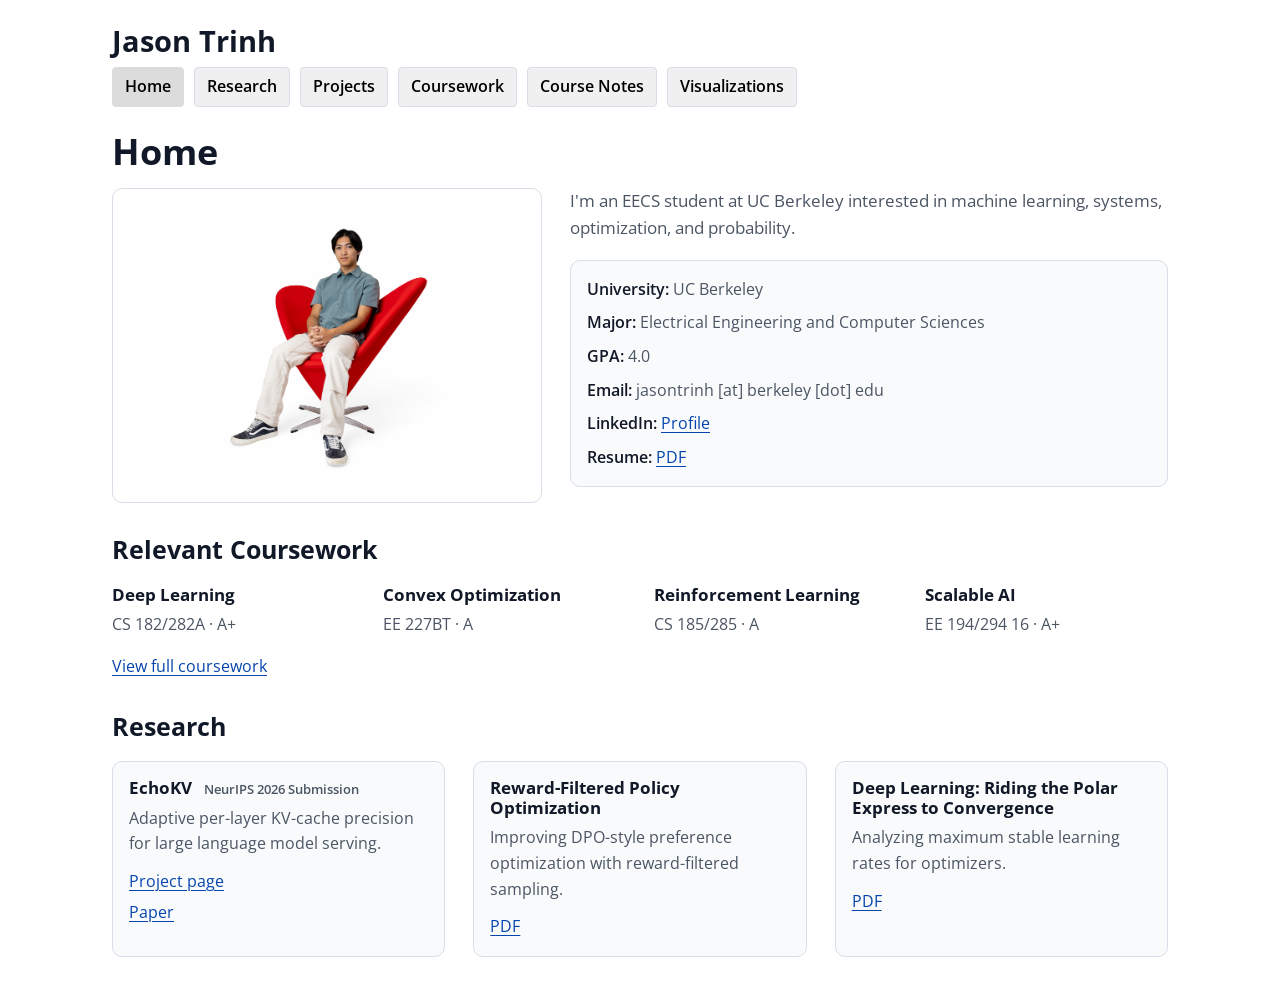
<file: index.html>
<!DOCTYPE html>
<html lang="en">
<head>
  <meta charset="UTF-8" />
  <meta name="viewport" content="width=device-width, initial-scale=1.0" />
  <title>Jason Trinh | UC Berkeley EECS, Machine Learning &amp; Systems</title>
  <meta name="description" content="Jason Trinh is a UC Berkeley EECS student building machine learning systems, reinforcement learning agents, and efficient LLM inference research." />
  <meta name="robots" content="index, follow, max-image-preview:large" />
  <link rel="canonical" href="https://jaizunt.github.io/" />
  <meta property="og:type" content="website" />
  <meta property="og:title" content="Jason Trinh | UC Berkeley EECS" />
  <meta property="og:description" content="Machine learning systems, reinforcement learning, optimization, and efficient LLM inference research." />
  <meta property="og:url" content="https://jaizunt.github.io/" />
  <meta property="og:image" content="https://jaizunt.github.io/assets/pic.jpg" />
  <meta name="twitter:card" content="summary_large_image" />
  <script type="application/ld+json">
  {
    "@context": "https://schema.org",
    "@graph": [
      {
        "@type": "WebSite",
        "@id": "https://jaizunt.github.io/#website",
        "url": "https://jaizunt.github.io/",
        "name": "Jason Trinh",
        "description": "Research and engineering portfolio of Jason Trinh, a UC Berkeley EECS student."
      },
      {
        "@type": "Person",
        "@id": "https://jaizunt.github.io/#person",
        "name": "Jason Trinh",
        "url": "https://jaizunt.github.io/",
        "image": "https://jaizunt.github.io/assets/pic.jpg",
        "description": "UC Berkeley EECS student working on machine learning systems, reinforcement learning, optimization, and efficient LLM inference.",
        "affiliation": {
          "@type": "CollegeOrUniversity",
          "name": "University of California, Berkeley"
        },
        "sameAs": [
          "https://github.com/jaizunT",
          "https://www.linkedin.com/in/jason-trinh-4590a8315"
        ],
        "knowsAbout": [
          "Machine Learning",
          "Large Language Models",
          "Reinforcement Learning",
          "Optimization",
          "Computer Systems"
        ]
      }
    ]
  }
  </script>
  <link href="https://fonts.googleapis.com/css?family=Open+Sans:400,600&display=swap" rel="stylesheet">
  <style>
    body {
      font-family: 'Open Sans', sans-serif;
      line-height: 1.6;
      max-width: 800px;
      margin: auto;
      padding: 20px;
      background-color: #ffffff;
    }
    .nav {
      margin-top: -10px;
      margin-bottom: 30px;
    }
    .nav a {
      margin-right: 10px;
      margin-bottom: 10px;
      padding: 6px 12px;
      display: inline-block;
      white-space: nowrap;
      text-decoration: none;
      border-radius: 4px;
      font-weight: 600;
      background-color: #f0f0f0;
      color: #000;
    }
    .nav a.active {
      background-color: #dcdcdc;
    }
    details {
      margin-bottom: 1em;
    }
    summary {
      font-weight: bold;
      cursor: pointer;
    }
    table {
      width: 100%;
      border-collapse: collapse;
      margin-top: 1em;
    }
    th, td {
      border: 1px solid #ccc;
      padding: 8px;
      text-align: left;
    }
    th {
      background-color: #f4f4f4;
    }
    a {
      color: #0645ad;
    }
    code {
      background-color: #f4f4f4;
      padding: 2px 4px;
      border: 1px solid #ccc;
      border-radius: 3px;
      font-family: monospace;
    }
    strong {
      display: inline-block;
      background-color: #f4f4f4;
      padding: 2px 6px;
      border-radius: 4px;
      font-weight: 600;
    }
  </style>
  <link rel="stylesheet" href="style.css?v=researchlinks-20260726">
</head>
<body>
  <h1>Jason Trinh</h1>
  <div class="nav">
    <a href="index.html" class="active">Home</a>
    <a href="research.html">Research</a>
    <a href="projects.html">Projects</a>
    <a href="grades.html">Coursework</a>
    <a href="course-notes.html">Course Notes</a>
    <a href="visualizations.html">Visualizations</a>
  </div>
  <h1>Home</h1>
  <div class="home-intro">
    <img class="profile-photo" src="assets/pic.jpg" alt="Jason Trinh" />
    <div>
      <p class="lede">
        I'm an EECS student at UC Berkeley interested in machine learning, systems, optimization, and probability.
      </p>

      <ul class="meta-list profile-facts">
        <li><strong>University:</strong> UC Berkeley</li>
        <li><strong>Major:</strong> Electrical Engineering and Computer Sciences</li>
        <li><strong>GPA:</strong> 4.0</li>
        <li><strong>Email:</strong> jasontrinh [at] berkeley [dot] edu</li>
        <li><strong>LinkedIn:</strong> <a href="https://www.linkedin.com/in/jason-trinh-4590a8315" target="_blank" rel="noopener">Profile</a></li>
        <li><strong>Resume:</strong> <a href="assets/jasontrinh.pdf" target="_blank" rel="noopener">PDF</a></li>
      </ul>
    </div>
  </div>

  <h2>Relevant Coursework</h2>
  <div class="course-grid">
    <div class="course-highlight">
      <h3>Deep Learning</h3>
      <p>CS 182/282A · A+</p>
    </div>
    <div class="course-highlight">
      <h3>Convex Optimization</h3>
      <p>EE 227BT · A</p>
    </div>
    <div class="course-highlight">
      <h3>Reinforcement Learning</h3>
      <p>CS 185/285 · A</p>
    </div>
    <div class="course-highlight">
      <h3>Scalable AI</h3>
      <p>EE 194/294 16 · A+</p>
    </div>
  </div>
  <p><a href="grades.html">View full coursework</a></p>

  <h2>Research</h2>
  <div class="selected-work">
    <div class="work-item">
      <h3>EchoKV <span class="work-status">NeurIPS 2026 Submission</span></h3>
      <p>
        Adaptive per-layer KV-cache precision for large language model serving.
      </p>
      <div class="link-column">
        <a href="echokv.html">Project page</a>
        <a href="assets/echokv.pdf" target="_blank" rel="noopener">Paper</a>
      </div>
    </div>
    <div class="work-item">
      <h3>Reward-Filtered Policy Optimization</h3>
      <p>
        Improving DPO-style preference optimization with reward-filtered sampling.
      </p>
      <div class="link-row">
        <a href="assets/reward-filtered-policy-optimization.pdf" target="_blank" rel="noopener">PDF</a>
      </div>
    </div>
    <div class="work-item">
      <h3>Deep Learning: Riding the Polar Express to Convergence</h3>
      <p>
        Analyzing maximum stable learning rates for optimizers.
      </p>
      <div class="link-row">
        <a href="assets/CS182FinalReport.pdf" target="_blank" rel="noopener">PDF</a>
      </div>
    </div>
  </div>
</body>
</html>
</file>
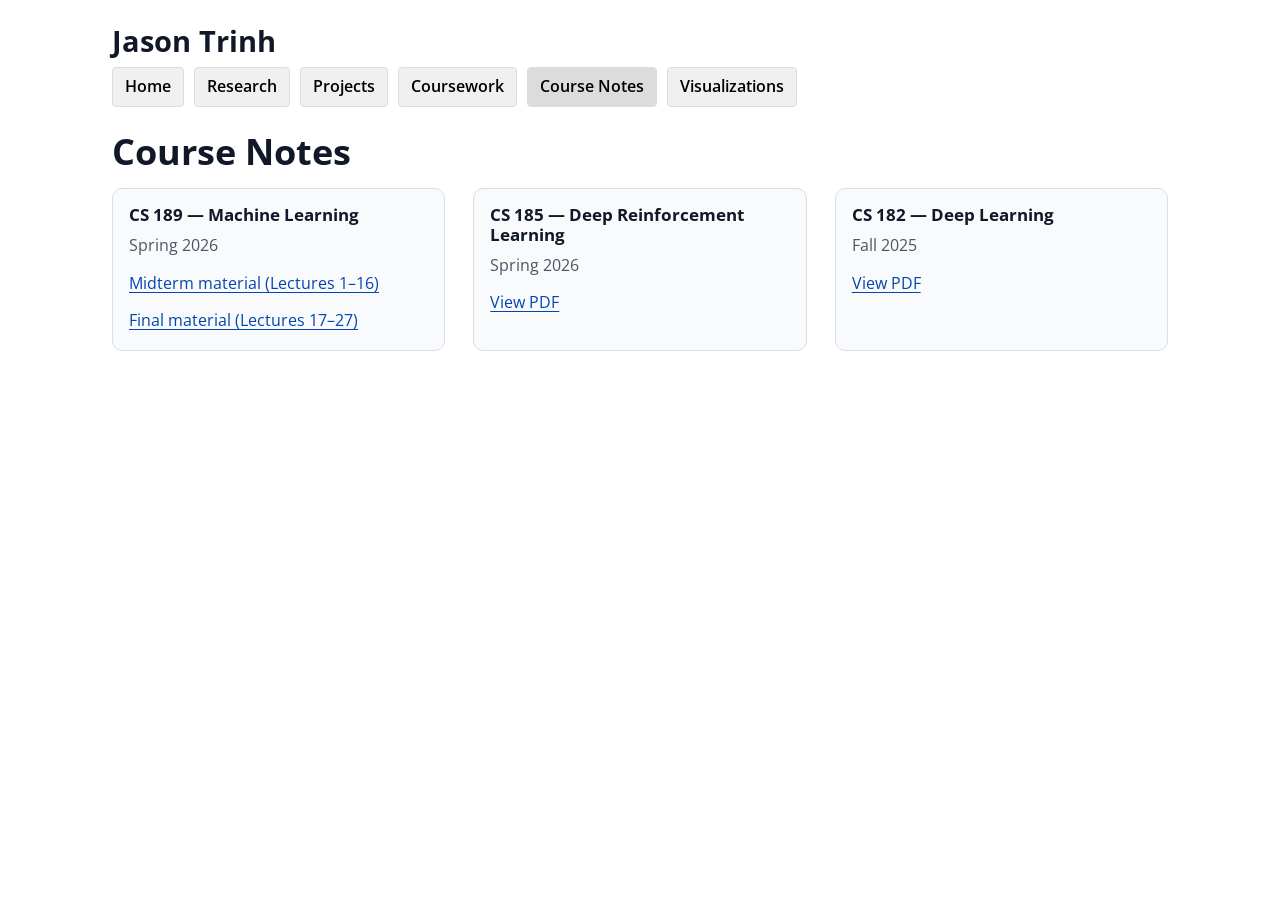
<file: course-notes.html>
<!DOCTYPE html>
<html lang="en">
<head>
  <meta charset="UTF-8" />
  <meta name="viewport" content="width=device-width, initial-scale=1.0" />
  <title>Machine Learning Course Notes | Jason Trinh</title>
  <meta name="description" content="Course notes by Jason Trinh for UC Berkeley CS 189 Machine Learning, CS 185 Deep Reinforcement Learning, and CS 182 Deep Learning." />
  <meta name="robots" content="index, follow" />
  <link rel="canonical" href="https://jaizunt.github.io/course-notes.html" />
  <link href="https://fonts.googleapis.com/css?family=Open+Sans:400,600&display=swap" rel="stylesheet">
  <link rel="stylesheet" href="style.css?v=researchlinks-20260726">
</head>
<body>
  <h1>Jason Trinh</h1>
  <div class="nav">
    <a href="index.html">Home</a>
    <a href="research.html">Research</a>
    <a href="projects.html">Projects</a>
    <a href="grades.html">Coursework</a>
    <a href="course-notes.html" class="active">Course Notes</a>
    <a href="visualizations.html">Visualizations</a>
  </div>

  <h1>Course Notes</h1>
  <div class="selected-work">
    <div class="work-item">
      <h3>CS 189 — Machine Learning</h3>
      <p>Spring 2026</p>
      <div class="link-row">
        <a href="assets/CS189_Course_Reader.pdf" target="_blank" rel="noopener">Midterm material (Lectures 1–16)</a>
        <a href="assets/CS189_Course_Reader_2.pdf" target="_blank" rel="noopener">Final material (Lectures 17–27)</a>
      </div>
    </div>

    <div class="work-item">
      <h3>CS 185 — Deep Reinforcement Learning</h3>
      <p>Spring 2026</p>
      <div class="link-row">
        <a href="assets/CS185_Course_Reader.pdf" target="_blank" rel="noopener">View PDF</a>
      </div>
    </div>

    <div class="work-item">
      <h3>CS 182 — Deep Learning</h3>
      <p>Fall 2025</p>
      <div class="link-row">
        <a href="assets/CS182_Course_Reader.pdf" target="_blank" rel="noopener">View PDF</a>
      </div>
    </div>
  </div>
</body>
</html>
</file>
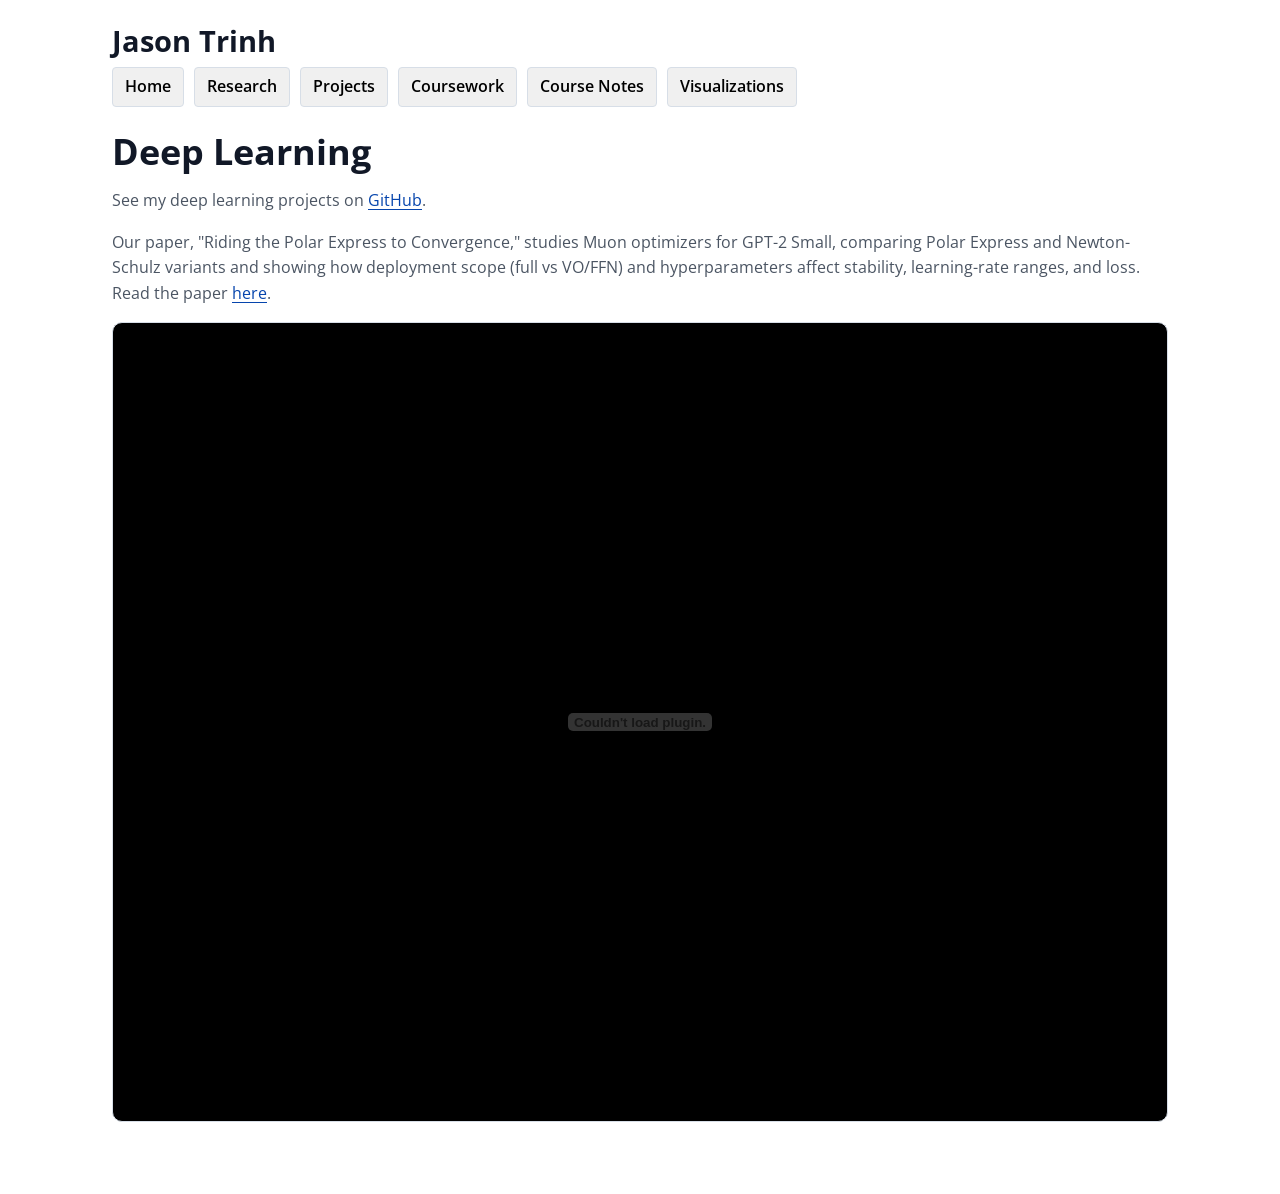
<file: deeplearning.html>
<!DOCTYPE html>
<html lang="en">
<head>
  <meta charset="UTF-8" />
  <meta name="viewport" content="width=device-width, initial-scale=1.0" />
  <title>Deep Learning &amp; Muon Optimization | Jason Trinh</title>
  <meta name="description" content="Deep learning work by Jason Trinh, including an analysis of maximum stable learning rates and Muon optimization for GPT-2." />
  <meta name="robots" content="index, follow, max-image-preview:large" />
  <link rel="canonical" href="https://jaizunt.github.io/deeplearning.html" />
  <link href="https://fonts.googleapis.com/css?family=Open+Sans:400,600&display=swap" rel="stylesheet">
  <style>
    body {
      font-family: 'Open Sans', sans-serif;
      line-height: 1.6;
      max-width: 800px;
      margin: auto;
      padding: 20px;
      background-color: #ffffff;
    }
    .nav {
      margin-top: -10px;
      margin-bottom: 30px;
    }
    .nav a {
      margin-right: 10px;
      margin-bottom: 10px;
      padding: 6px 12px;
      display: inline-block;
      white-space: nowrap;
      text-decoration: none;
      border-radius: 4px;
      font-weight: 600;
      background-color: #f0f0f0;
      color: #000;
    }
    .nav a.active {
      background-color: #dcdcdc;
    }
    details {
      margin-bottom: 1em;
    }
    summary {
      font-weight: bold;
      cursor: pointer;
    }
    a {
      color: #0645ad;
    }
    code {
      background-color: #f4f4f4;
      padding: 2px 4px;
      border: 1px solid #ccc;
      border-radius: 3px;
      font-family: monospace;
    }
  </style>
  <link rel="stylesheet" href="style.css?v=researchlinks-20260726">
</head>
<body>
  <h1>Jason Trinh</h1>
  <div class="nav">
    <a href="index.html">Home</a>
    <a href="research.html">Research</a>
    <a href="projects.html">Projects</a>
    <a href="grades.html">Coursework</a>
    <a href="course-notes.html">Course Notes</a>
    <a href="visualizations.html">Visualizations</a>
  </div>

  <h1>Deep Learning</h1>
  <p>
    See my deep learning projects on
    <a href="https://github.com/jaizunT/deep_learning" target="_blank" rel="noopener">GitHub</a>.
  </p>

  <p>
    Our paper, "Riding the Polar Express to Convergence," studies Muon optimizers for GPT-2 Small,
    comparing Polar Express and Newton-Schulz variants and showing how deployment scope (full vs VO/FFN) and
    hyperparameters affect stability, learning-rate ranges, and loss. Read the paper
    <a href="assets/CS182FinalReport.pdf" target="_blank" rel="noopener">here</a>. 
  </p>
  <p>
    <embed src="assets/CS182FinalReport.pdf" type="application/pdf" width="100%" height="800px" />
  </p>
  
</body>
</html>
</file>
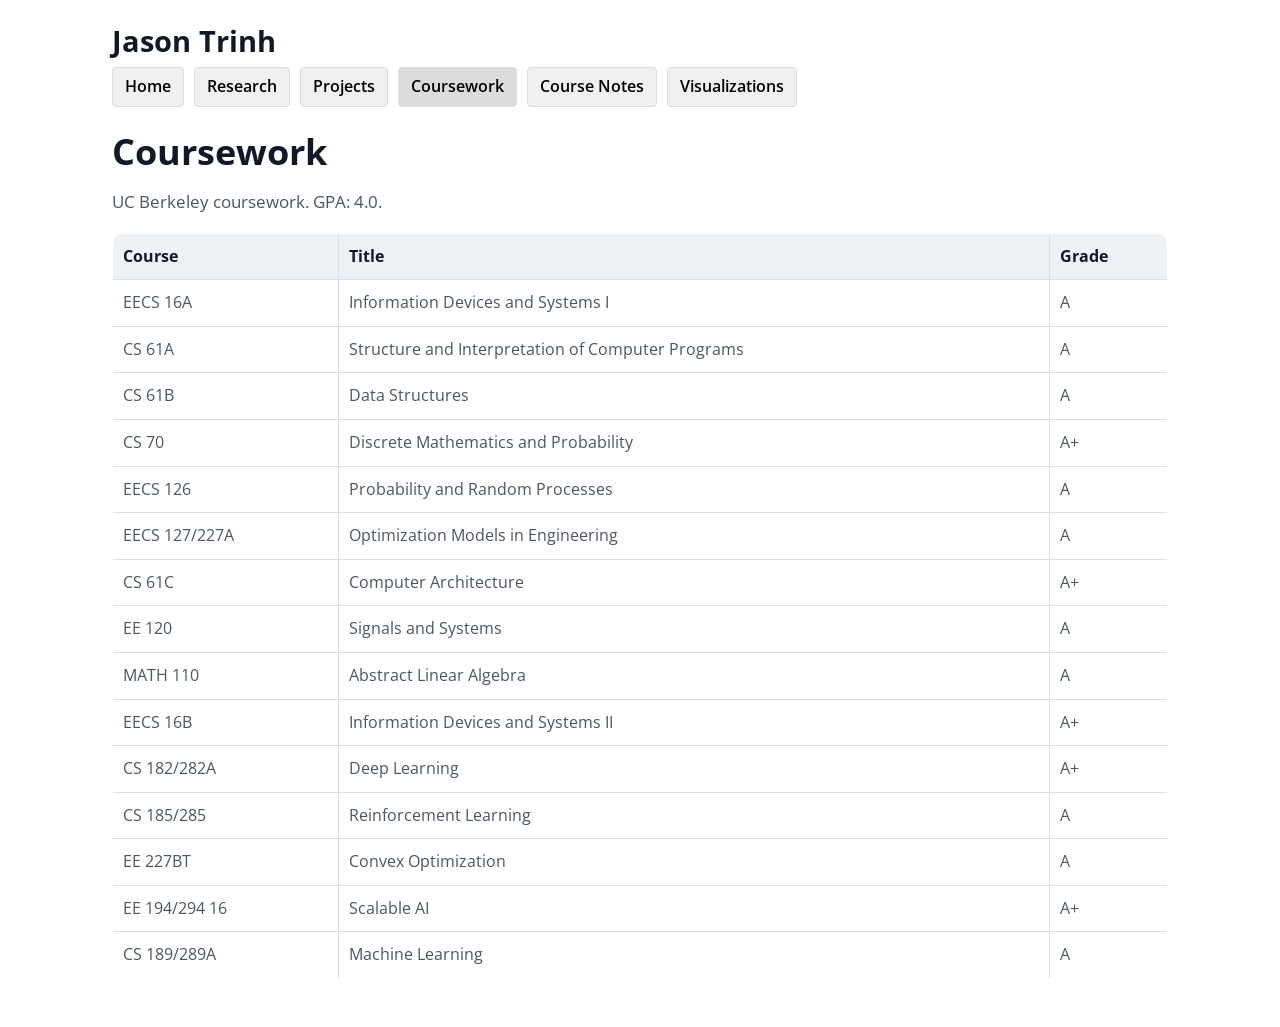
<file: grades.html>
<!DOCTYPE html>
<html lang="en">
<head>
  <meta charset="UTF-8" />
  <meta name="viewport" content="width=device-width, initial-scale=1.0" />
  <title>UC Berkeley EECS Coursework | Jason Trinh</title>
  <meta name="description" content="UC Berkeley EECS coursework completed by Jason Trinh in machine learning, deep learning, reinforcement learning, optimization, probability, and systems." />
  <meta name="robots" content="index, follow" />
  <link rel="canonical" href="https://jaizunt.github.io/grades.html" />
  <link href="https://fonts.googleapis.com/css?family=Open+Sans:400,600&display=swap" rel="stylesheet">
  <link rel="stylesheet" href="style.css?v=researchlinks-20260726">
</head>
<body>
  <h1>Jason Trinh</h1>
  <div class="nav">
    <a href="index.html">Home</a>
    <a href="research.html">Research</a>
    <a href="projects.html">Projects</a>
    <a href="grades.html" class="active">Coursework</a>
    <a href="course-notes.html">Course Notes</a>
    <a href="visualizations.html">Visualizations</a>
  </div>

  <h1>Coursework</h1>
  <p class="lede">
    UC Berkeley coursework. GPA: 4.0.
  </p>

  <table>
    <tr><th>Course</th><th>Title</th><th>Grade</th></tr>
    <tr><td>EECS 16A</td><td>Information Devices and Systems I</td><td>A</td></tr>
    <tr><td>CS 61A</td><td>Structure and Interpretation of Computer Programs</td><td>A</td></tr>
    <tr><td>CS 61B</td><td>Data Structures</td><td>A</td></tr>
    <tr><td>CS 70</td><td>Discrete Mathematics and Probability</td><td>A+</td></tr>
    <tr><td>EECS 126</td><td>Probability and Random Processes</td><td>A</td></tr>
    <tr><td>EECS 127/227A</td><td>Optimization Models in Engineering</td><td>A</td></tr>
    <tr><td>CS 61C</td><td>Computer Architecture</td><td>A+</td></tr>
    <tr><td>EE 120</td><td>Signals and Systems</td><td>A</td></tr>
    <tr><td>MATH 110</td><td>Abstract Linear Algebra</td><td>A</td></tr>
    <tr><td>EECS 16B</td><td>Information Devices and Systems II</td><td>A+</td></tr>
    <tr><td>CS 182/282A</td><td>Deep Learning</td><td>A+</td></tr>
    <tr><td>CS 185/285</td><td>Reinforcement Learning</td><td>A</td></tr>
    <tr><td>EE 227BT</td><td>Convex Optimization</td><td>A</td></tr>
    <tr><td>EE 194/294 16</td><td>Scalable AI</td><td>A+</td></tr>
    <tr><td>CS 189/289A</td><td>Machine Learning</td><td>A</td></tr>
  </table>
</body>
</html>
</file>
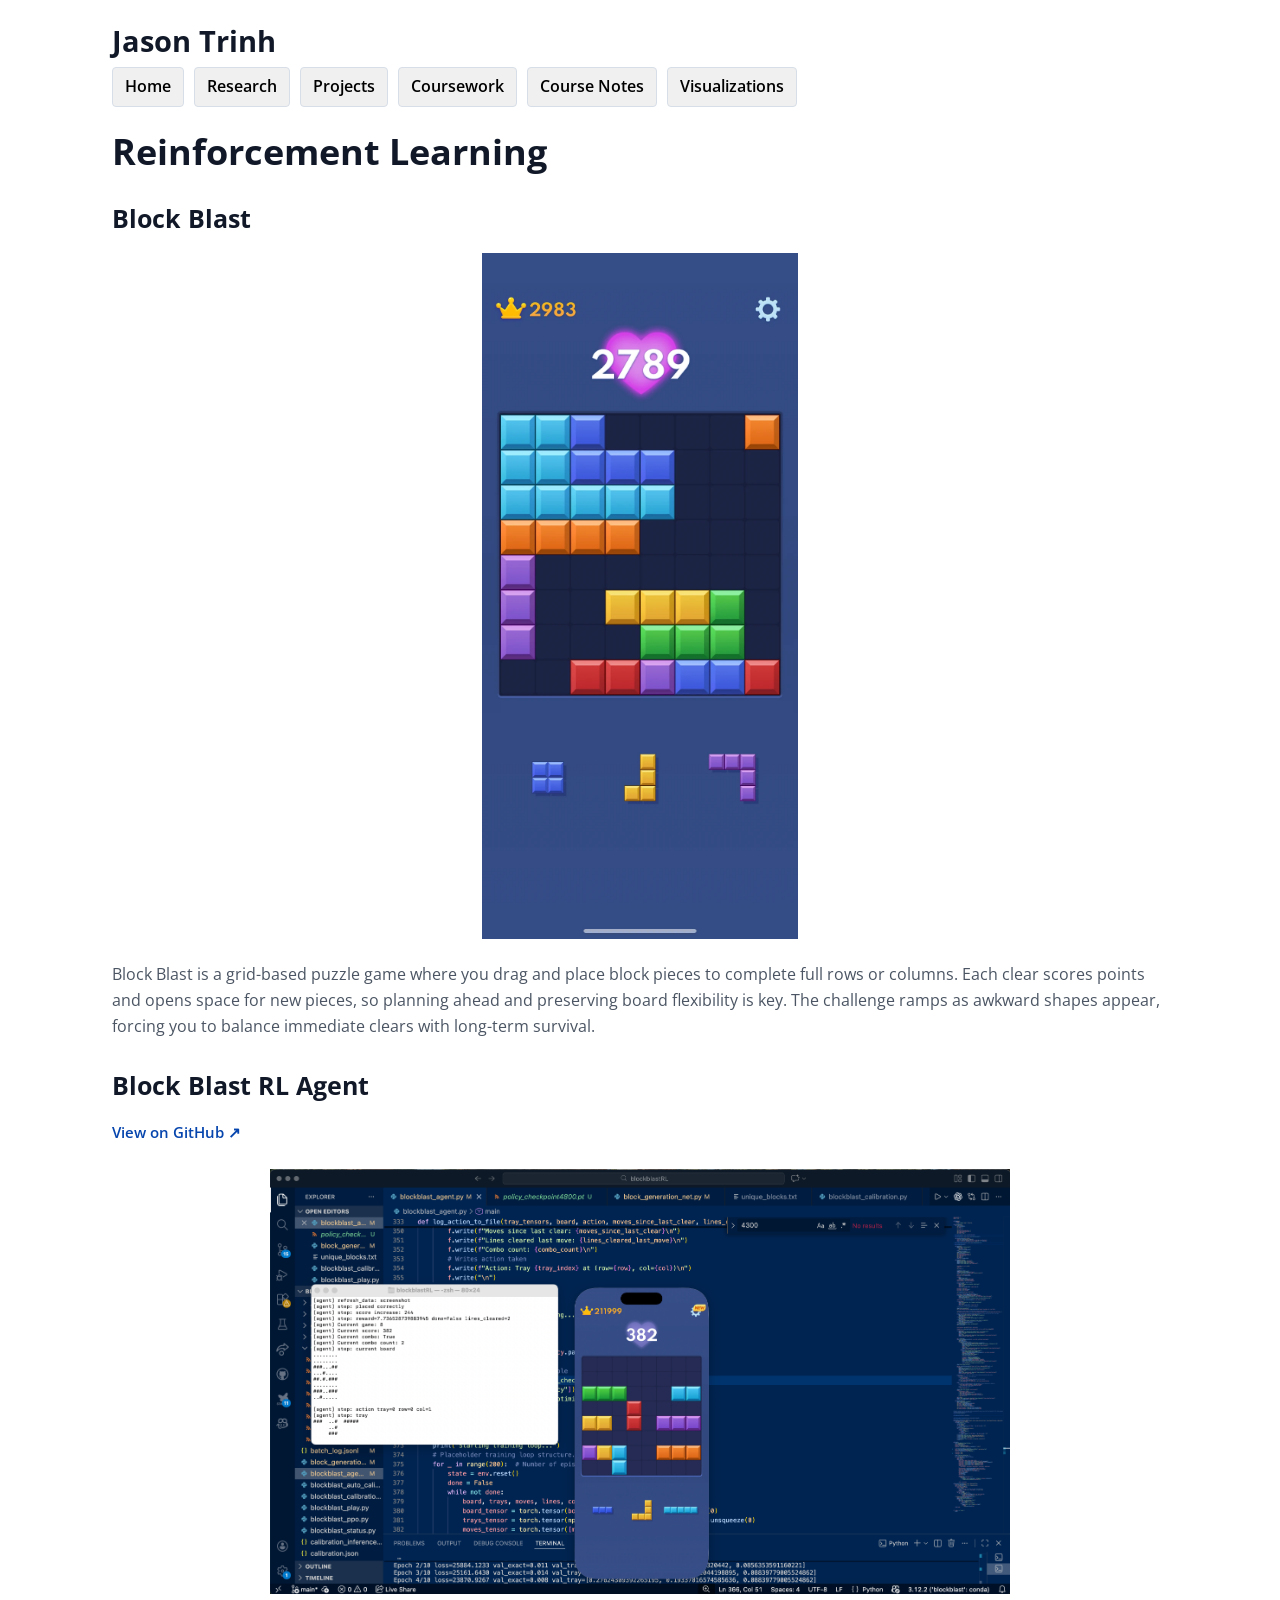
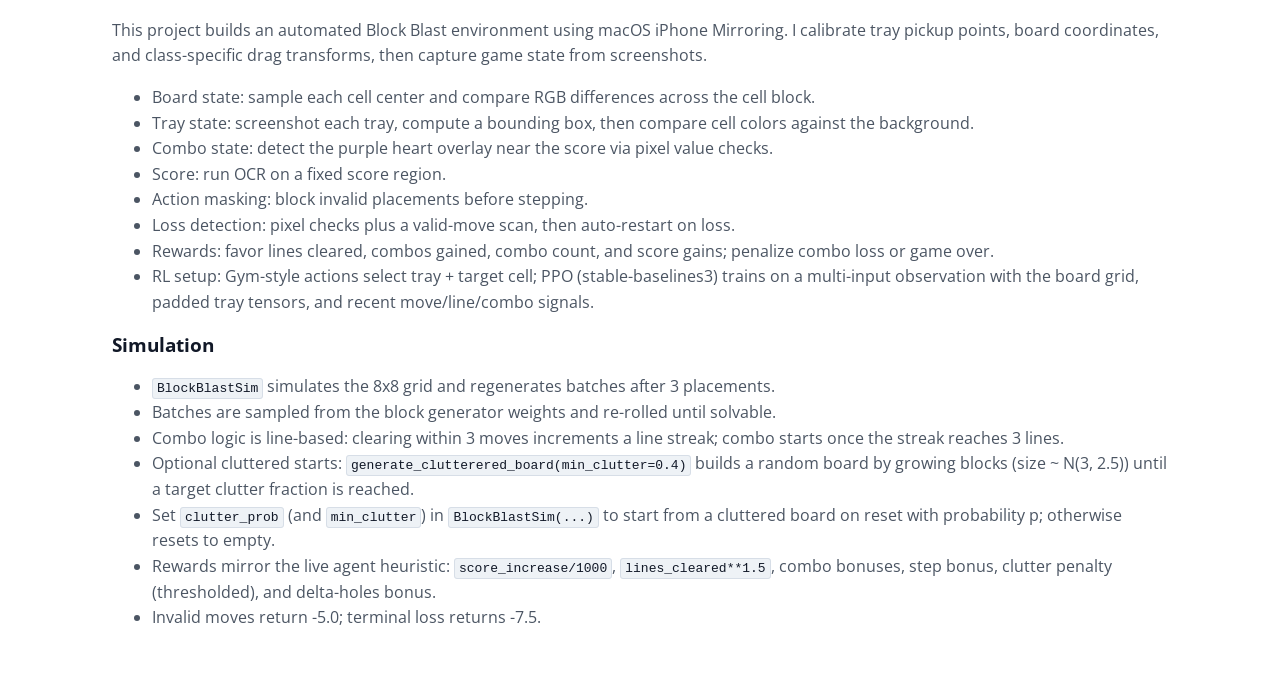
<file: reinforcementlearning.html>
<!DOCTYPE html>
<html lang="en">
<head>
  <meta charset="UTF-8" />
  <meta name="viewport" content="width=device-width, initial-scale=1.0" />
  <title>Block Blast Reinforcement Learning Agent | Jason Trinh</title>
  <meta name="description" content="Block Blast reinforcement learning agent by Jason Trinh, combining computer vision, action masking, PPO, simulation, and automated gameplay." />
  <meta name="robots" content="index, follow, max-image-preview:large" />
  <link rel="canonical" href="https://jaizunt.github.io/reinforcementlearning.html" />
  <link href="https://fonts.googleapis.com/css?family=Open+Sans:400,600&display=swap" rel="stylesheet">
  <style>
    body {
      font-family: 'Open Sans', sans-serif;
      line-height: 1.6;
      max-width: 800px;
      margin: auto;
      padding: 20px;
      background-color: #ffffff;
    }
    .nav {
      margin-top: -10px;
      margin-bottom: 30px;
    }
    .nav a {
      margin-right: 10px;
      margin-bottom: 10px;
      padding: 6px 12px;
      display: inline-block;
      white-space: nowrap;
      text-decoration: none;
      border-radius: 4px;
      font-weight: 600;
      background-color: #f0f0f0;
      color: #000;
    }
    .nav a.active {
      background-color: #dcdcdc;
    }
    details {
      margin-bottom: 1em;
    }
    summary {
      font-weight: bold;
      cursor: pointer;
    }
    .external-link {
      display: inline-flex;
      align-items: center;
      font-weight: 600;
      font-size: 0.95rem;
      text-decoration: none;
      margin-bottom: 8px;
    }
    .external-link:hover {
      text-decoration: underline;
    }
    a {
      color: #0645ad;
    }
    code {
      background-color: #f4f4f4;
      padding: 2px 4px;
      border: 1px solid #ccc;
      border-radius: 3px;
      font-family: monospace;
    }
  </style>
  <link rel="stylesheet" href="style.css?v=researchlinks-20260726">
</head>
<body>
  <h1>Jason Trinh</h1>
  <div class="nav">
    <a href="index.html">Home</a>
    <a href="research.html">Research</a>
    <a href="projects.html">Projects</a>
    <a href="grades.html">Coursework</a>
    <a href="course-notes.html">Course Notes</a>
    <a href="visualizations.html">Visualizations</a>
  </div>

  <h1>Reinforcement Learning</h1>

  <h2>Block Blast</h2>
  <p align="center">
    <img src="assets/blockblast.png" alt="Block Blast" width="30%" />
  </p>

  <p>
    Block Blast is a grid-based puzzle game where you drag and place block pieces to complete full rows or columns.
    Each clear scores points and opens space for new pieces, so planning ahead and preserving board flexibility is key.
    The challenge ramps as awkward shapes appear, forcing you to balance immediate clears with long-term survival.
  </p>

  <h2>Block Blast RL Agent</h2>
  <p>
    <a href="https://github.com/jaizunT/blockblastRL" target="_blank" rel="noopener" class="external-link">
      View on GitHub ↗
    </a>
  </p>
  <p align="center">
    <img src="assets/blockblast_rl_img.png" alt="Block Blast RL Agent" width="70%" />
  </p>

  <p>
    This project builds an automated Block Blast environment using macOS iPhone Mirroring. I calibrate tray pickup
    points, board coordinates, and class-specific drag transforms, then capture game state from screenshots.
  </p>

  <ul>
    <li>Board state: sample each cell center and compare RGB differences across the cell block.</li>
    <li>Tray state: screenshot each tray, compute a bounding box, then compare cell colors against the background.</li>
    <li>Combo state: detect the purple heart overlay near the score via pixel value checks.</li>
    <li>Score: run OCR on a fixed score region.</li>
    <li>Action masking: block invalid placements before stepping.</li>
    <li>Loss detection: pixel checks plus a valid-move scan, then auto-restart on loss.</li>
    <li>Rewards: favor lines cleared, combos gained, combo count, and score gains; penalize combo loss or game over.</li>
    <li>RL setup: Gym-style actions select tray + target cell; PPO (stable-baselines3) trains on a multi-input
      observation with the board grid, padded tray tensors, and recent move/line/combo signals.</li>
  </ul>
  <h3>Simulation</h3>
  <ul>
    <li><code>BlockBlastSim</code> simulates the 8x8 grid and regenerates batches after 3 placements.</li>
    <li>Batches are sampled from the block generator weights and re-rolled until solvable.</li>
    <li>Combo logic is line-based: clearing within 3 moves increments a line streak; combo starts once the streak reaches 3 lines.</li>
    <li>Optional cluttered starts: <code>generate_clutterered_board(min_clutter=0.4)</code> builds a random board by growing blocks (size ~ N(3, 2.5)) until a target clutter fraction is reached.</li>
    <li>Set <code>clutter_prob</code> (and <code>min_clutter</code>) in <code>BlockBlastSim(...)</code> to start from a cluttered board on reset with probability p; otherwise resets to empty.</li>
    <li>Rewards mirror the live agent heuristic: <code>score_increase/1000</code>, <code>lines_cleared**1.5</code>, combo bonuses, step bonus, clutter penalty (thresholded), and delta-holes bonus.</li>
    <li>Invalid moves return -5.0; terminal loss returns -7.5.</li>
  </ul>
</body>
</html>
</file>
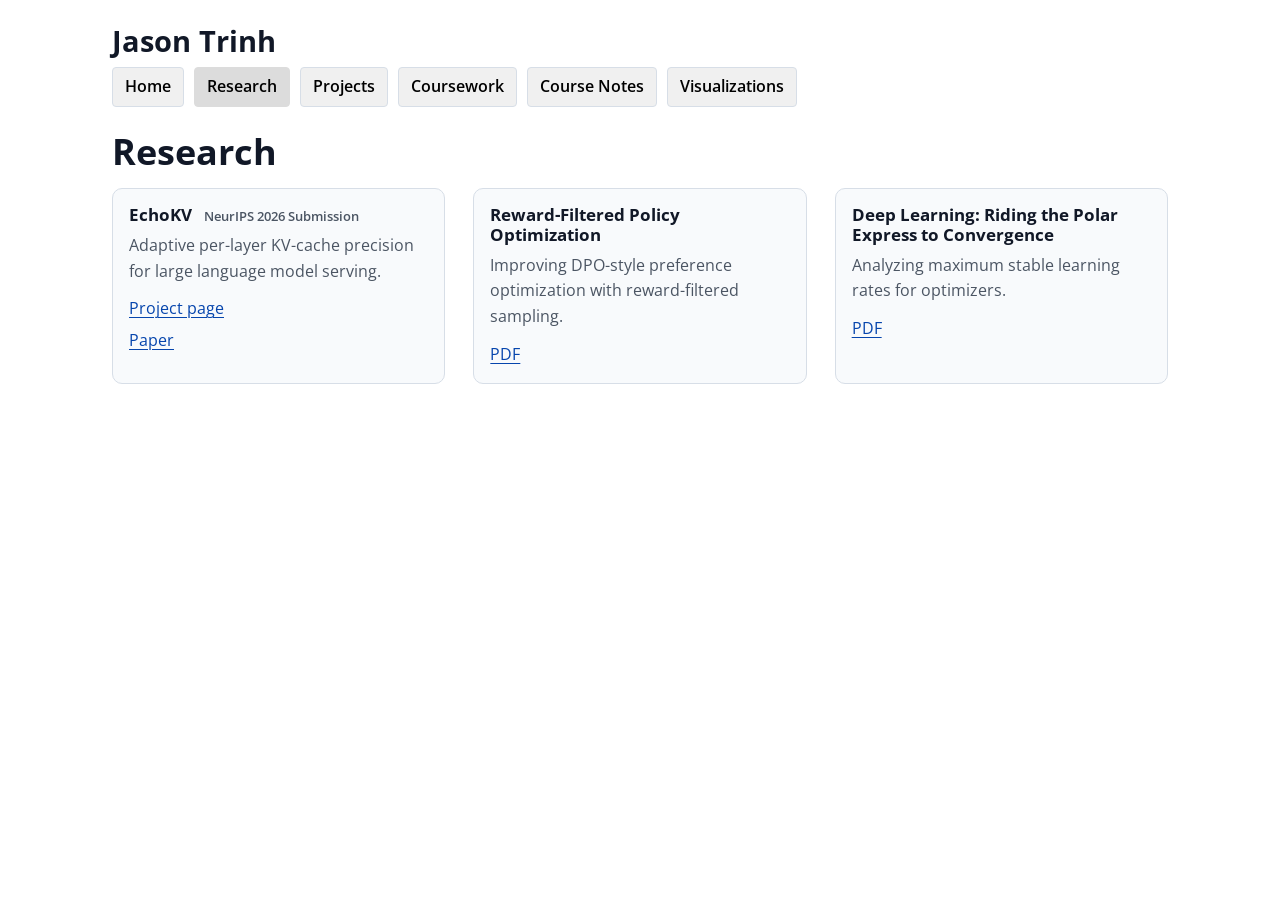
<file: research.html>
<!DOCTYPE html>
<html lang="en">
<head>
  <meta charset="UTF-8" />
  <meta name="viewport" content="width=device-width, initial-scale=1.0" />
  <title>Machine Learning Research | Jason Trinh</title>
  <meta name="description" content="Research by Jason Trinh on efficient LLM inference, online preference optimization, and deep learning optimization, including EchoKV and RFPO." />
  <meta name="robots" content="index, follow, max-image-preview:large" />
  <link rel="canonical" href="https://jaizunt.github.io/research.html" />
  <link href="https://fonts.googleapis.com/css?family=Open+Sans:400,600&display=swap" rel="stylesheet">
  <link rel="stylesheet" href="style.css?v=researchlinks-20260726">
</head>
<body>
  <h1>Jason Trinh</h1>
  <div class="nav">
    <a href="index.html">Home</a>
    <a href="research.html" class="active">Research</a>
    <a href="projects.html">Projects</a>
    <a href="grades.html">Coursework</a>
    <a href="course-notes.html">Course Notes</a>
    <a href="visualizations.html">Visualizations</a>
  </div>

  <h1>Research</h1>
  <div class="selected-work">
    <div class="work-item">
      <h3>EchoKV <span class="work-status">NeurIPS 2026 Submission</span></h3>
      <p>Adaptive per-layer KV-cache precision for large language model serving.</p>
      <div class="link-column">
        <a href="echokv.html">Project page</a>
        <a href="assets/echokv.pdf" target="_blank" rel="noopener">Paper</a>
      </div>
    </div>

    <div class="work-item">
      <h3>Reward-Filtered Policy Optimization</h3>
      <p>Improving DPO-style preference optimization with reward-filtered sampling.</p>
      <div class="link-row">
        <a href="assets/reward-filtered-policy-optimization.pdf" target="_blank" rel="noopener">PDF</a>
      </div>
    </div>

    <div class="work-item">
      <h3>Deep Learning: Riding the Polar Express to Convergence</h3>
      <p>Analyzing maximum stable learning rates for optimizers.</p>
      <div class="link-row">
        <a href="assets/CS182FinalReport.pdf" target="_blank" rel="noopener">PDF</a>
      </div>
    </div>
  </div>
</body>
</html>
</file>
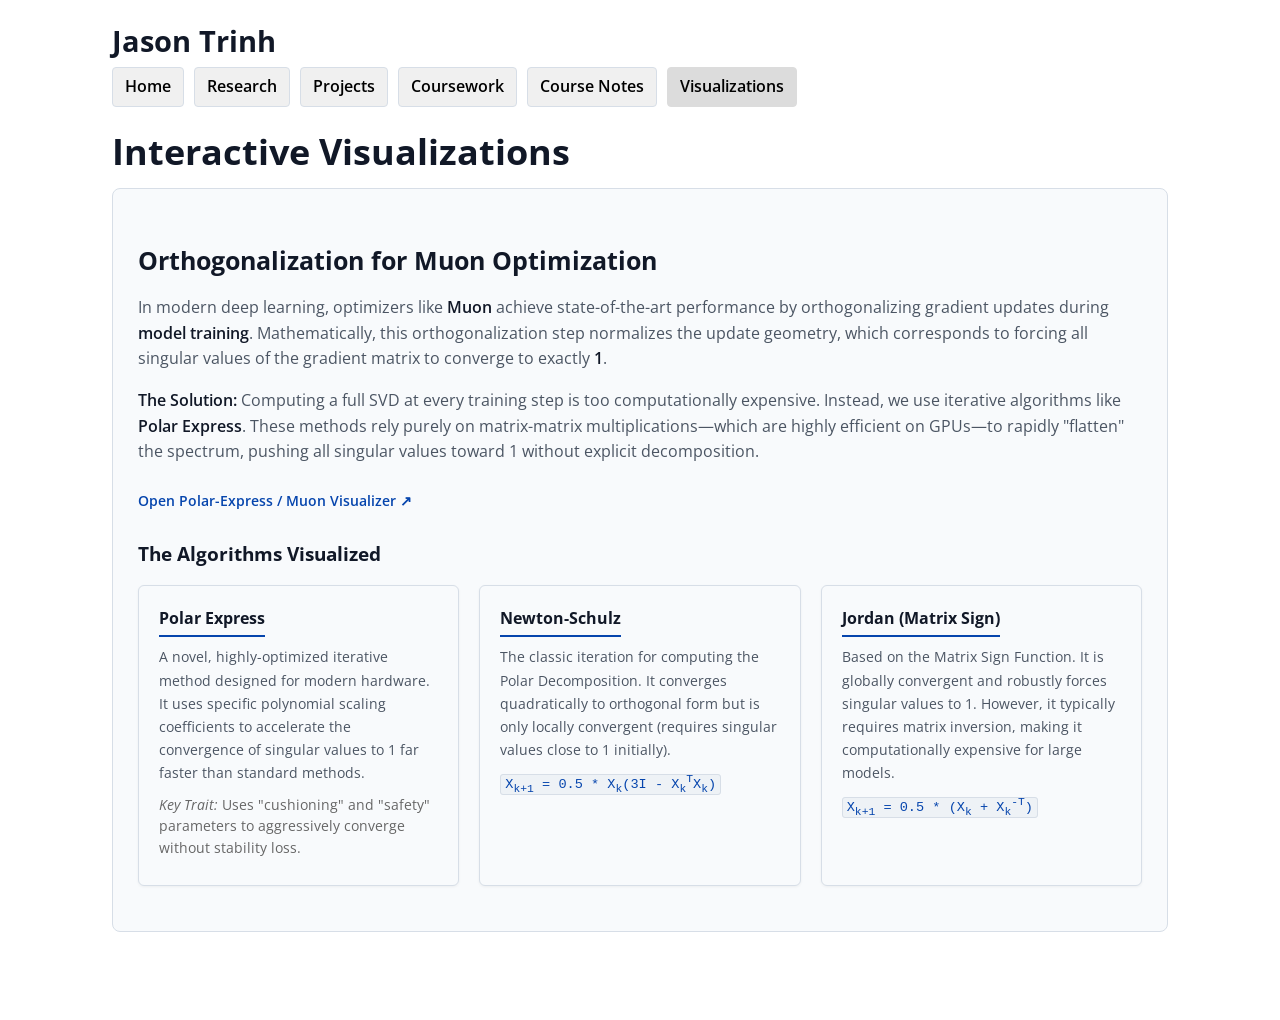
<file: visualizations.html>
<!DOCTYPE html>
<html lang="en">
<head>
  <meta charset="UTF-8" />
  <meta name="viewport" content="width=device-width, initial-scale=1.0" />
  <title>Machine Learning Visualizations | Jason Trinh</title>
  <meta name="description" content="Interactive machine learning visualizations by Jason Trinh, including Muon optimizer dynamics and convergence behavior." />
  <meta name="robots" content="index, follow, max-image-preview:large" />
  <link rel="canonical" href="https://jaizunt.github.io/visualizations.html" />
  <link href="https://fonts.googleapis.com/css?family=Open+Sans:400,600&display=swap" rel="stylesheet">
  <style>
    /* --- Match research.html header typography/spacing --- */
    body {
      font-family: 'Open Sans', sans-serif;
      line-height: 1.6;
      max-width: 800px;
      margin: auto;
      padding: 20px;
      background-color: #ffffff;
      color: #333;
    }

    /* Nav matches research (spacing/sizes), active stays blue */
    .nav {
      margin-top: -10px;
      margin-bottom: 30px;
    }
    .nav a {
      margin-right: 10px;
      margin-bottom: 10px;
      padding: 6px 12px;
      display: inline-block;
      white-space: nowrap;
      text-decoration: none;
      border-radius: 4px;
      font-weight: 600;
      background-color: #f0f0f0;
      color: #000;
    }
    .nav a.active {
      background-color: #4f46e5; /* keep active tab blue */
      color: #fff;
    }

    a { color: #0645ad; }

    .theory-section {
      background-color: #f9f9f9;
      border: 1px solid #eee;
      border-radius: 8px;
      padding: 25px;
      margin-bottom: 40px;
    }
    .motivation-block { margin-bottom: 30px; }

    .algo-grid {
      display: grid;
      grid-template-columns: repeat(auto-fit, minmax(240px, 1fr));
      gap: 20px;
      margin-top: 20px;
      margin-bottom: 20px;
    }
    .algo-card {
      background: #ffffff;
      padding: 20px;
      border-radius: 6px;
      border: 1px solid #ddd;
      box-shadow: 0 1px 3px rgba(0,0,0,0.05);
    }
    .algo-card h4 {
      font-size: 1rem;
      color: #000;
      border-bottom: 2px solid #4f46e5;
      display: inline-block;
      padding-bottom: 4px;
      margin: 0 0 8px 0;
    }
    .algo-card p { font-size: 0.9rem; margin: 0 0 6px 0; color: #444; }
    .algo-card ul { margin: 8px 0 0 18px; }
    .algo-card li { margin: 4px 0; }

    .external-link {
      display: inline-flex;
      align-items: center;
      font-weight: 600;
      font-size: 0.9rem;
      text-decoration: none;
      margin-top: 8px;
    }
    .external-link:hover { text-decoration: underline; }

    .math {
      font-family: monospace;
      background: #f4f4f4;
      padding: 2px 4px;
      border-radius: 3px;
      font-size: 0.85rem;
      color: #d946ef;
      border: 1px solid #ccc;
    }
  </style>
  <link rel="stylesheet" href="style.css?v=researchlinks-20260726">
</head>
<body>
  <!-- Header Name (match research.html) -->
  <h1>Jason Trinh</h1>

  <!-- Navigation (match research.html; active stays blue) -->
  <div class="nav">
    <a href="index.html">Home</a>
    <a href="research.html">Research</a>
    <a href="projects.html">Projects</a>
    <a href="grades.html">Coursework</a>
    <a href="course-notes.html">Course Notes</a>
    <a href="visualizations.html" class="active">Visualizations</a>
  </div>

  <!-- Page Title (match research.html spacing/weight) -->
  <h1>Interactive Visualizations</h1>

  <!-- ===== Muon / Orthogonalization (link moved into gray box) ===== -->
  <div class="theory-section">
    <div class="motivation-block">
      <h2>Orthogonalization for Muon Optimization</h2>
      <p>
        In modern deep learning, optimizers like <strong>Muon</strong> achieve state-of-the-art performance by orthogonalizing gradient updates during
        <strong>model training</strong>. Mathematically, this orthogonalization step normalizes the update geometry, which corresponds to forcing all singular
        values of the gradient matrix to converge to exactly <strong>1</strong>.
      </p>
      <p>
        <strong>The Solution:</strong> Computing a full SVD at every training step is too computationally expensive. Instead, we use iterative algorithms like
        <strong>Polar Express</strong>. These methods rely purely on matrix-matrix multiplications—which are highly efficient on GPUs—to rapidly "flatten" the spectrum,
        pushing all singular values toward 1 without explicit decomposition.
      </p>
      <p>
        <a href="https://jaizunT.github.io/singular_value_viz/" target="_blank" rel="noopener" class="external-link">
          Open Polar-Express / Muon Visualizer ↗
        </a>
      </p>
    </div>

    <h3>The Algorithms Visualized</h3>
    <div class="algo-grid">
      <!-- Polar Express (no link inside the card now) -->
      <div class="algo-card">
        <h4>Polar Express</h4>
        <p>
          A novel, highly-optimized iterative method designed for modern hardware. It uses specific polynomial scaling coefficients to accelerate the convergence
          of singular values to 1 far faster than standard methods.
        </p>
        <p style="margin-top:10px; font-size: 0.85rem; color: #666;">
          <em>Key Trait:</em> Uses "cushioning" and "safety" parameters to aggressively converge without stability loss.
        </p>
      </div>

      <!-- Newton–Schulz -->
      <div class="algo-card">
        <h4>Newton-Schulz</h4>
        <p>
          The classic iteration for computing the Polar Decomposition. It converges quadratically to orthogonal form but is only locally convergent (requires singular values close to 1 initially).
        </p>
        <p style="margin-top:10px;">
          <span class="math">X<sub>k+1</sub> = 0.5 * X<sub>k</sub>(3I - X<sub>k</sub><sup>T</sup>X<sub>k</sub>)</span>
        </p>
      </div>

      <!-- Jordan / Matrix Sign -->
      <div class="algo-card">
        <h4>Jordan (Matrix Sign)</h4>
        <p>
          Based on the Matrix Sign Function. It is globally convergent and robustly forces singular values to 1. However, it typically requires matrix inversion,
          making it computationally expensive for large models.
        </p>
        <p style="margin-top:10px;">
          <span class="math">X<sub>k+1</sub> = 0.5 * (X<sub>k</sub> + X<sub>k</sub><sup>-T</sup>)</span>
        </p>
      </div>
    </div>
  </div>
</body>
</html>
</file>
<file: style.css>
:root {
  --bg: #ffffff;
  --panel: #f8fafc;
  --panel-soft: #eef2f6;
  --text: #111827;
  --muted: #4b5563;
  --rule: #d7dee7;
  --accent: #0645ad;
  --accent-strong: #003a8c;
  --max-width: 1120px;
}

* {
  box-sizing: border-box;
}

body {
  font-family: 'Open Sans', sans-serif;
  line-height: 1.6;
  max-width: var(--max-width);
  margin: auto;
  padding: 24px 32px 48px;
  background: var(--bg);
  color: var(--text);
}

h1,
h2,
h3 {
  color: var(--text);
  line-height: 1.15;
}

h1 {
  margin: 0 0 16px;
  font-size: 2.25rem;
  letter-spacing: 0;
}

body > h1:first-of-type {
  margin-bottom: 14px;
  font-size: 1.8rem;
}

h2 {
  margin-top: 32px;
  font-size: 1.55rem;
}

p,
li,
td,
th {
  color: var(--muted);
}

a {
  color: var(--accent);
  text-decoration-thickness: 1px;
  text-underline-offset: 3px;
}

a:hover {
  color: var(--accent-strong);
}

.nav {
  display: flex;
  flex-wrap: wrap;
  gap: 8px 10px;
  margin: -4px 0 24px;
}

.nav a {
  margin: 0;
  padding: 6px 12px;
  display: inline-flex;
  align-items: center;
  white-space: nowrap;
  border: 1px solid var(--rule);
  border-radius: 4px;
  background: #f0f0f0;
  color: #000000;
  font-weight: 600;
  text-decoration: none;
}

.nav a.active,
.nav a:hover {
  background: #dcdcdc;
  border-color: #dcdcdc;
  color: #000000;
}

.lede {
  max-width: 860px;
  color: var(--muted);
  font-size: 1.05rem;
}

.profile-photo {
  width: 100%;
  height: 100%;
  object-fit: contain;
  border-radius: 10px;
  border: 1px solid var(--rule);
  display: block;
}

.home-intro {
  display: grid;
  grid-template-columns: minmax(320px, 430px) minmax(0, 1fr);
  gap: 28px;
  align-items: stretch;
}

.home-intro h2 {
  margin-top: 0;
}

.home-intro .lede {
  margin-top: 0;
}

.meta-list {
  display: grid;
  grid-template-columns: repeat(auto-fit, minmax(240px, 1fr));
  gap: 8px;
  padding: 0;
  list-style: none;
}

.home-intro .meta-list {
  grid-template-columns: 1fr;
}

.profile-facts {
  margin-top: 18px;
  padding: 16px;
  border: 1px solid var(--rule);
  border-radius: 10px;
  background: var(--panel);
}

.meta-list li,
.course-highlight {
  padding: 0;
  border: 0;
  border-radius: 0;
  background: transparent;
}

.work-item {
  padding: 16px;
  border: 1px solid var(--rule);
  border-radius: 10px;
  background: var(--panel);
}

strong {
  display: inline;
  padding: 0;
  border-radius: 0;
  background: transparent;
  color: var(--text);
  font-weight: 600;
}

.selected-work,
.course-grid {
  display: grid;
  grid-template-columns: repeat(auto-fit, minmax(300px, 1fr));
  gap: 18px 28px;
}

.course-grid {
  grid-template-columns: repeat(4, minmax(0, 1fr));
}

.work-item h3,
.course-highlight h3 {
  margin: 0 0 8px;
  font-size: 1.08rem;
}

.work-status {
  margin-left: 8px;
  color: var(--muted);
  font-size: 0.82rem;
  font-weight: 600;
}

.work-item p,
.course-highlight p {
  margin: 0;
}

.link-row {
  display: flex;
  flex-wrap: wrap;
  gap: 12px;
  margin-top: 12px;
}

.link-column {
  display: flex;
  align-items: flex-start;
  flex-direction: column;
  gap: 6px;
  margin-top: 12px;
}

table {
  width: 100%;
  border-collapse: collapse;
  margin-top: 1em;
  overflow: hidden;
  border: 1px solid var(--rule);
  border-radius: 10px;
}

th,
td {
  border: 1px solid var(--rule);
  padding: 10px;
  text-align: left;
}

th {
  background-color: var(--panel-soft);
  color: var(--text);
}

code {
  background-color: var(--panel-soft);
  padding: 2px 4px;
  border: 1px solid var(--rule);
  border-radius: 3px;
  color: var(--text);
  font-family: monospace;
}

details {
  margin-bottom: 1em;
}

summary {
  color: var(--text);
  font-weight: 600;
  cursor: pointer;
}

img,
video,
embed {
  max-width: 100%;
}

video,
embed {
  border: 1px solid var(--rule);
  border-radius: 10px;
  background: #000000;
}

.image-row {
  display: grid;
  grid-template-columns: repeat(2, minmax(0, 1fr));
  gap: 18px;
  align-items: center;
  margin: 1em 0;
}

.image-row img {
  width: 100%;
  display: block;
}

.theory-section {
  background: var(--panel);
  border-color: var(--rule);
}

.algo-card {
  background: var(--panel);
  border-color: var(--rule);
}

.algo-card h4 {
  color: var(--text);
  border-bottom-color: var(--accent);
}

.algo-card p,
.algo-card li {
  color: var(--muted);
}

.math {
  background: var(--panel-soft);
  border-color: var(--rule);
  color: var(--accent);
}

@media (max-width: 640px) {
  body {
    padding: 24px 16px 44px;
  }

  .nav {
    gap: 8px;
  }

  .nav a {
    padding: 7px 10px;
    font-size: 0.92rem;
  }

  .home-intro {
    grid-template-columns: 1fr;
  }

  .profile-photo {
    max-width: 430px;
    height: auto;
  }

  .course-grid {
    grid-template-columns: 1fr;
  }

  .image-row {
    grid-template-columns: 1fr;
  }
}
</file>
